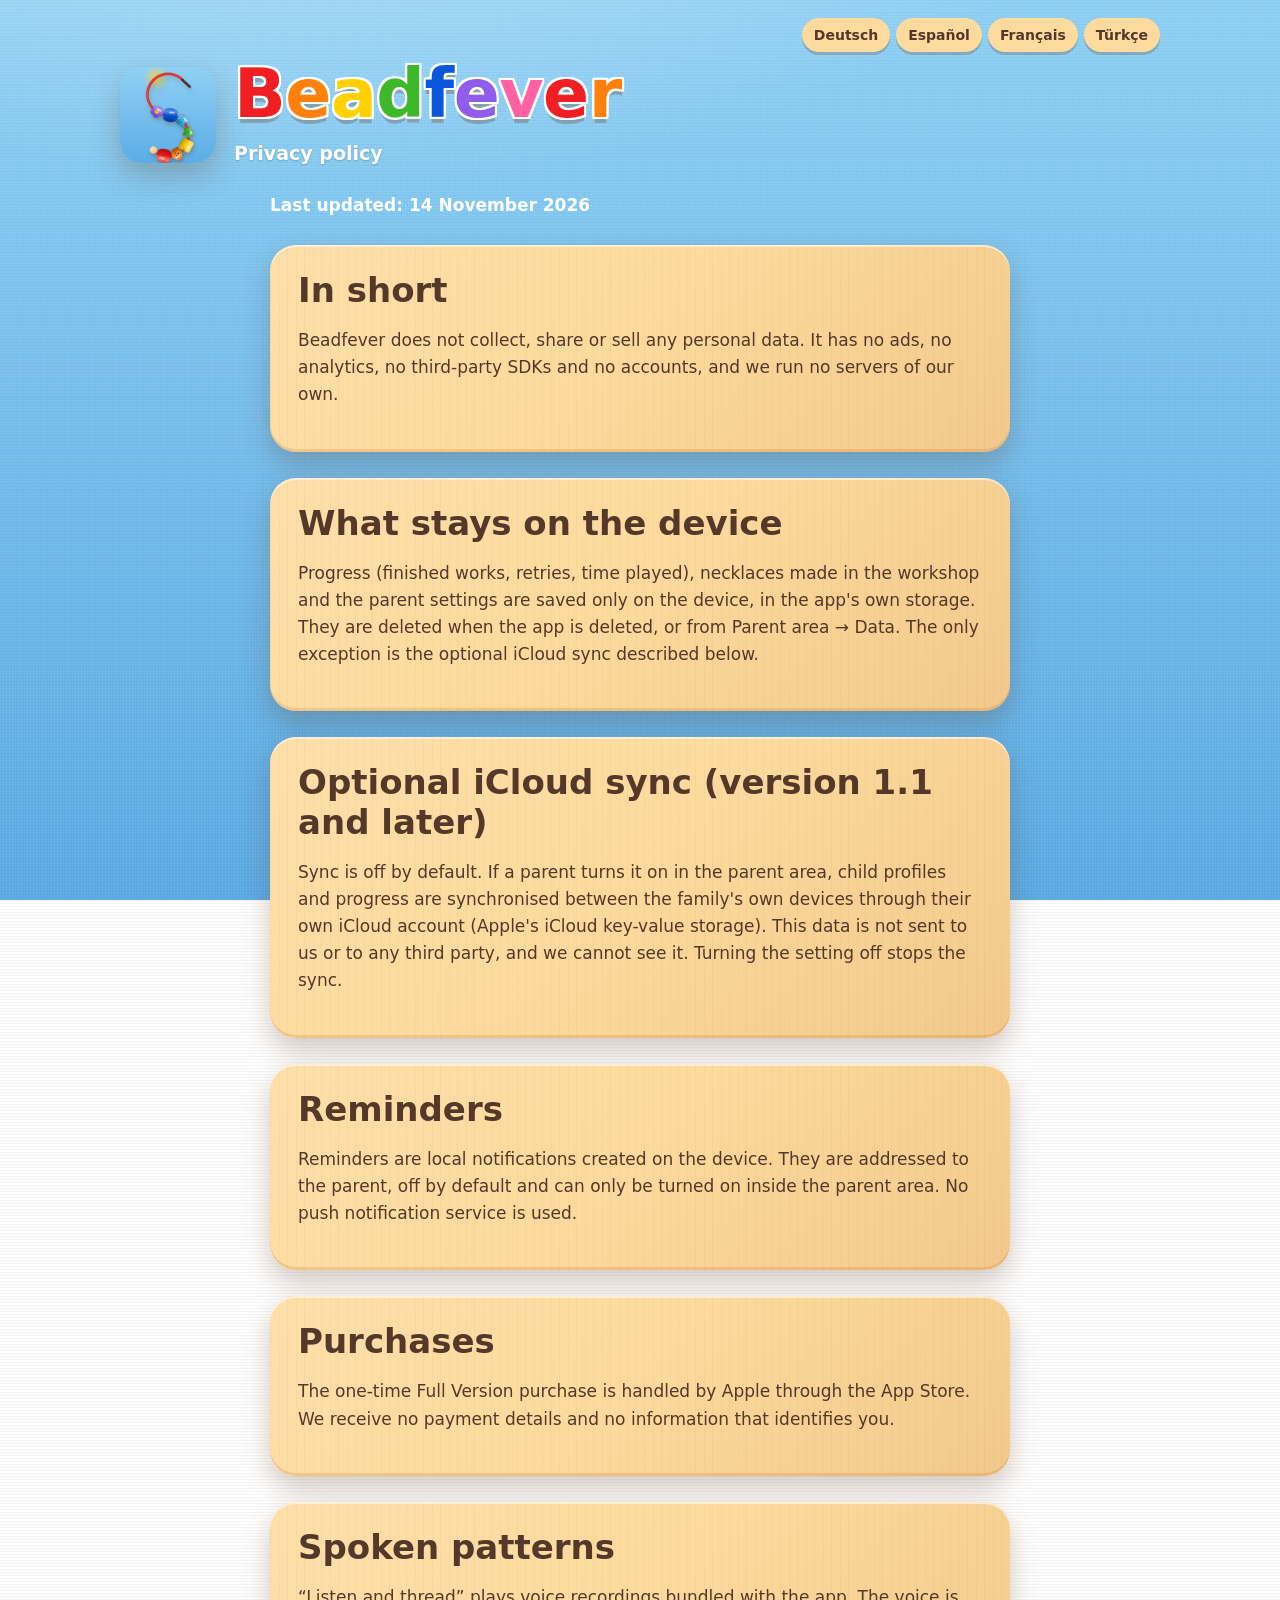
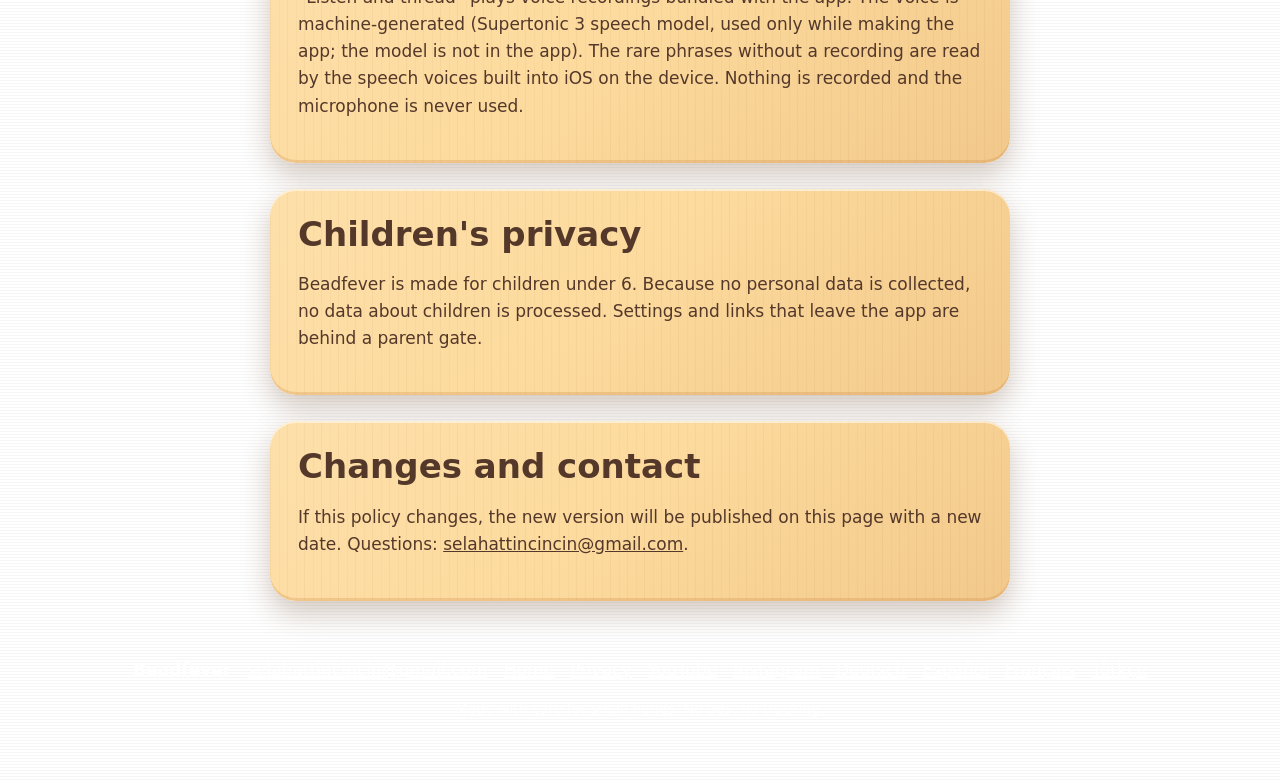
<file: privacy.html>
<!doctype html>
<!-- scripts/build_site.py ile üretilir: yapı site/templates, metinler site/locales. Elle düzenleme. -->
<html lang="en">
<head>
<meta charset="utf-8">
<meta name="viewport" content="width=device-width, initial-scale=1">
<title>Beadfever – Privacy policy</title>
<meta name="description" content="Beadfever collects no data. No ads, no tracking, no accounts.">
<meta name="theme-color" content="#5cabe5">
<meta name="color-scheme" content="light dark">
<meta property="og:title" content="Beadfever – Privacy policy">
<meta property="og:description" content="Beadfever collects no data. No ads, no tracking, no accounts.">
<meta property="og:image" content="https://selahattincincin.github.io/beadfever/img/icon.png">
<link rel="icon" href="img/icon.png">
<link rel="apple-touch-icon" href="img/icon.png">
<link rel="stylesheet" href="style.css">
<link rel="alternate" hreflang="en" href="https://selahattincincin.github.io/beadfever/privacy.html">
<link rel="alternate" hreflang="de" href="https://selahattincincin.github.io/beadfever/de/privacy.html">
<link rel="alternate" hreflang="es" href="https://selahattincincin.github.io/beadfever/es/privacy.html">
<link rel="alternate" hreflang="fr" href="https://selahattincincin.github.io/beadfever/fr/privacy.html">
<link rel="alternate" hreflang="tr" href="https://selahattincincin.github.io/beadfever/tr/privacy.html">
<link rel="alternate" hreflang="x-default" href="https://selahattincincin.github.io/beadfever/privacy.html">
</head>
<body>
<a class="skip" href="#main">Skip to content</a>

<header class="hero small">
  <div class="wrap">
    <nav class="topbar" aria-label="Languages"><a class="lang" href="de/privacy.html" hreflang="de">Deutsch</a><a class="lang" href="es/privacy.html" hreflang="es">Español</a><a class="lang" href="fr/privacy.html" hreflang="fr">Français</a><a class="lang" href="tr/privacy.html" hreflang="tr">Türkçe</a></nav>
  </div>
  <div class="wrap">
    <div class="brand">
      <img src="img/icon.png" alt="Beadfever app icon: beads on a red lace" width="96" height="96">
      <div>
        <h1 class="logo" aria-label="Beadfever"><span class="letters" aria-hidden="true"><span class="red">B</span><span class="orange">e</span><span class="yellow">a</span><span class="green">d</span><span class="blue">f</span><span class="purple">e</span><span class="pink">v</span><span class="red">e</span><span class="orange">r</span></span></h1>
        <p class="tagline">Privacy policy</p>
      </div>
    </div>
  </div>
</header>

<main id="main" class="wrap narrow">
  <p class="updated">Last updated: 14 November 2026</p>
  <section class="tray">
    <h2>In short</h2>
    <p>Beadfever does not collect, share or sell any personal data. It has no ads, no analytics, no third-party SDKs and no accounts, and we run no servers of our own.</p>
  </section>
  <section class="tray">
    <h2>What stays on the device</h2>
    <p>Progress (finished works, retries, time played), necklaces made in the workshop and the parent settings are saved only on the device, in the app's own storage. They are deleted when the app is deleted, or from Parent area → Data. The only exception is the optional iCloud sync described below.</p>
  </section>
  <section class="tray">
    <h2>Optional iCloud sync (version 1.1 and later)</h2>
    <p>Sync is off by default. If a parent turns it on in the parent area, child profiles and progress are synchronised between the family's own devices through their own iCloud account (Apple's iCloud key-value storage). This data is not sent to us or to any third party, and we cannot see it. Turning the setting off stops the sync.</p>
  </section>
  <section class="tray">
    <h2>Reminders</h2>
    <p>Reminders are local notifications created on the device. They are addressed to the parent, off by default and can only be turned on inside the parent area. No push notification service is used.</p>
  </section>
  <section class="tray">
    <h2>Purchases</h2>
    <p>The one-time Full Version purchase is handled by Apple through the App Store. We receive no payment details and no information that identifies you.</p>
  </section>
  <section class="tray">
    <h2>Spoken patterns</h2>
    <p>“Listen and thread” plays voice recordings bundled with the app. The voice is machine-generated (Supertonic 3 speech model, used only while making the app; the model is not in the app). The rare phrases without a recording are read by the speech voices built into iOS on the device. Nothing is recorded and the microphone is never used.</p>
  </section>
  <section class="tray">
    <h2>Children's privacy</h2>
    <p>Beadfever is made for children under 6. Because no personal data is collected, no data about children is processed. Settings and links that leave the app are behind a parent gate.</p>
  </section>
  <section class="tray">
    <h2>Changes and contact</h2>
    <p>If this policy changes, the new version will be published on this page with a new date. Questions: <a href="mailto:selahattincincin@gmail.com">selahattincincin@gmail.com</a>.</p>
  </section>
</main>

<footer>
  <div class="wrap">
    <span class="logo-sm">Beadfever</span> ·
    <a href="mailto:selahattincincin@gmail.com">selahattincincin@gmail.com</a> ·
    <a href="./">Home</a> ·
    <a href="privacy.html">Privacy</a> ·
    <a href="https://www.youtube.com/@beadfever">YouTube</a> ·
    <a href="https://www.instagram.com/beadfeverapp/">Instagram</a> ·
    <a href="de/privacy.html" hreflang="de">Deutsch</a> ·
    <a href="es/privacy.html" hreflang="es">Español</a> ·
    <a href="fr/privacy.html" hreflang="fr">Français</a> ·
    <a href="tr/privacy.html" hreflang="tr">Türkçe</a>
    <p class="fine">Made with care for small hands. No ads, no tracking.</p>
  </div>
</footer>
</body>
</html>
</file>
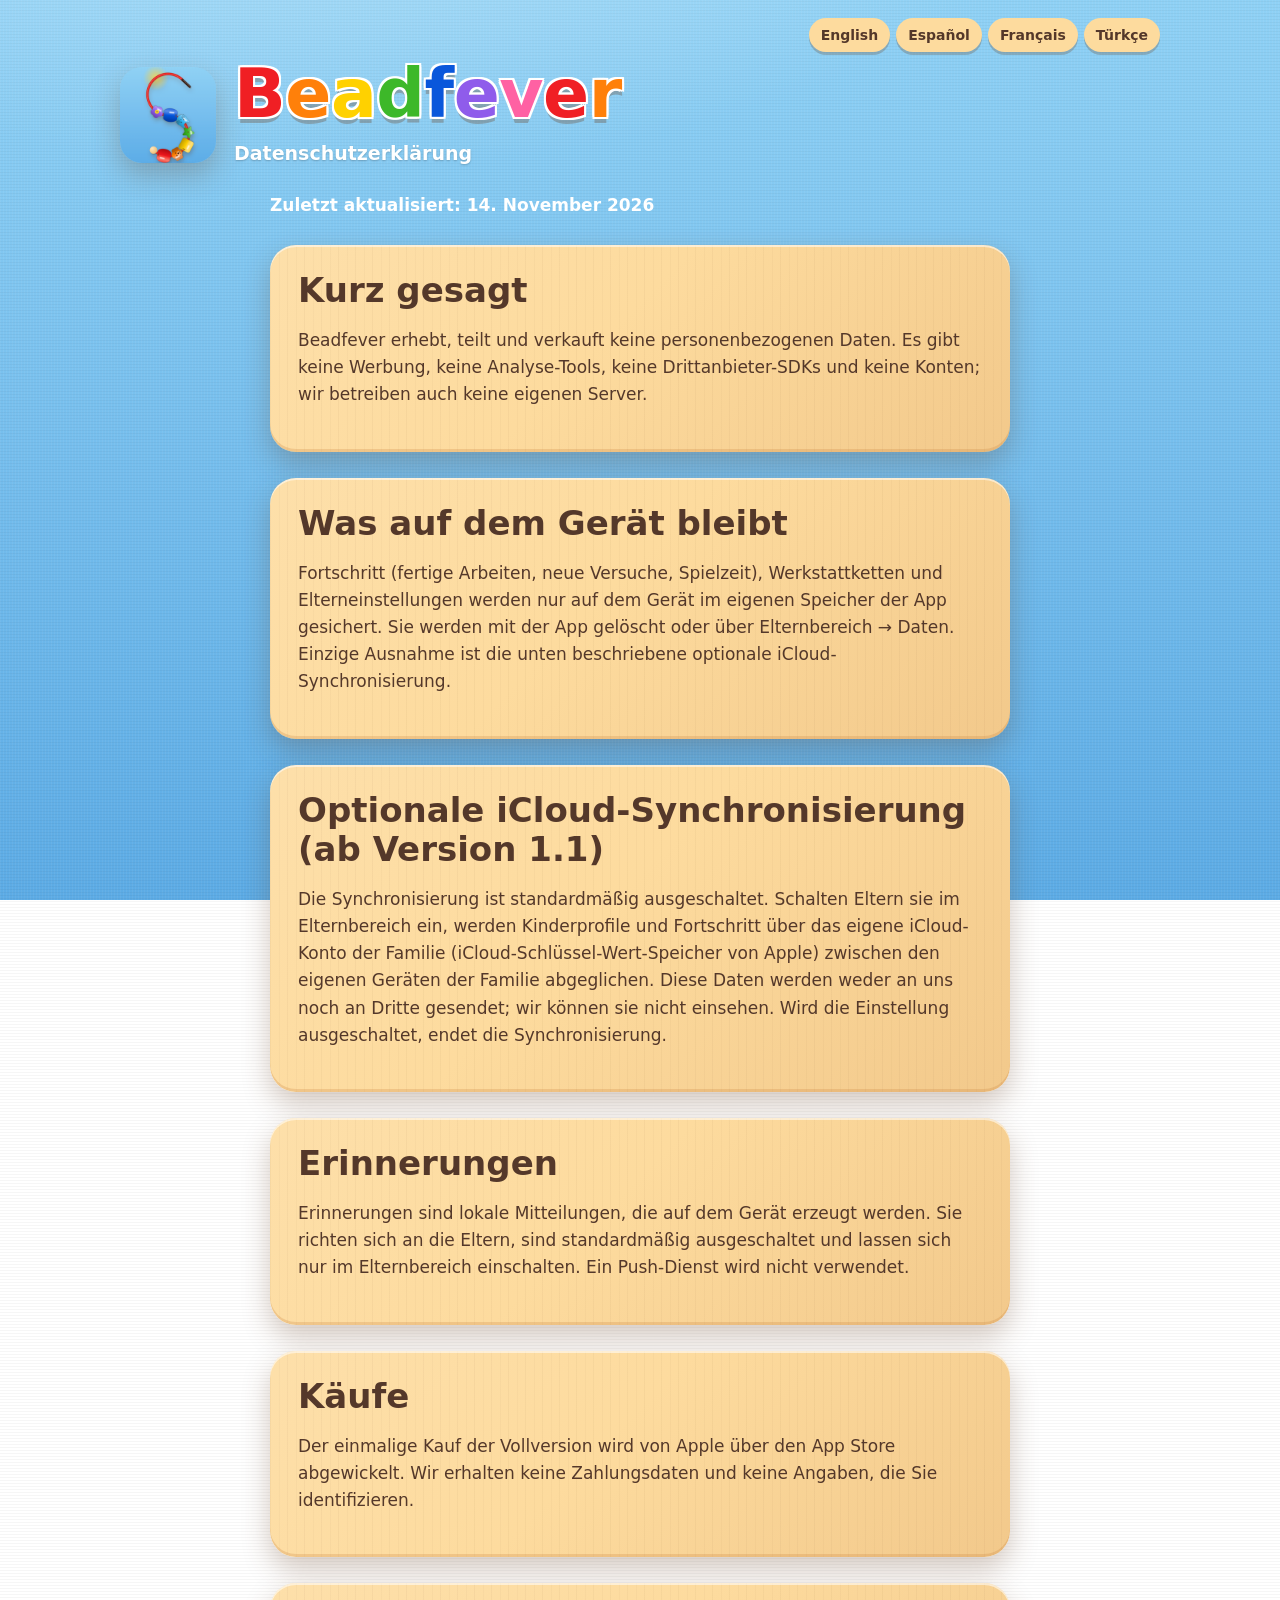
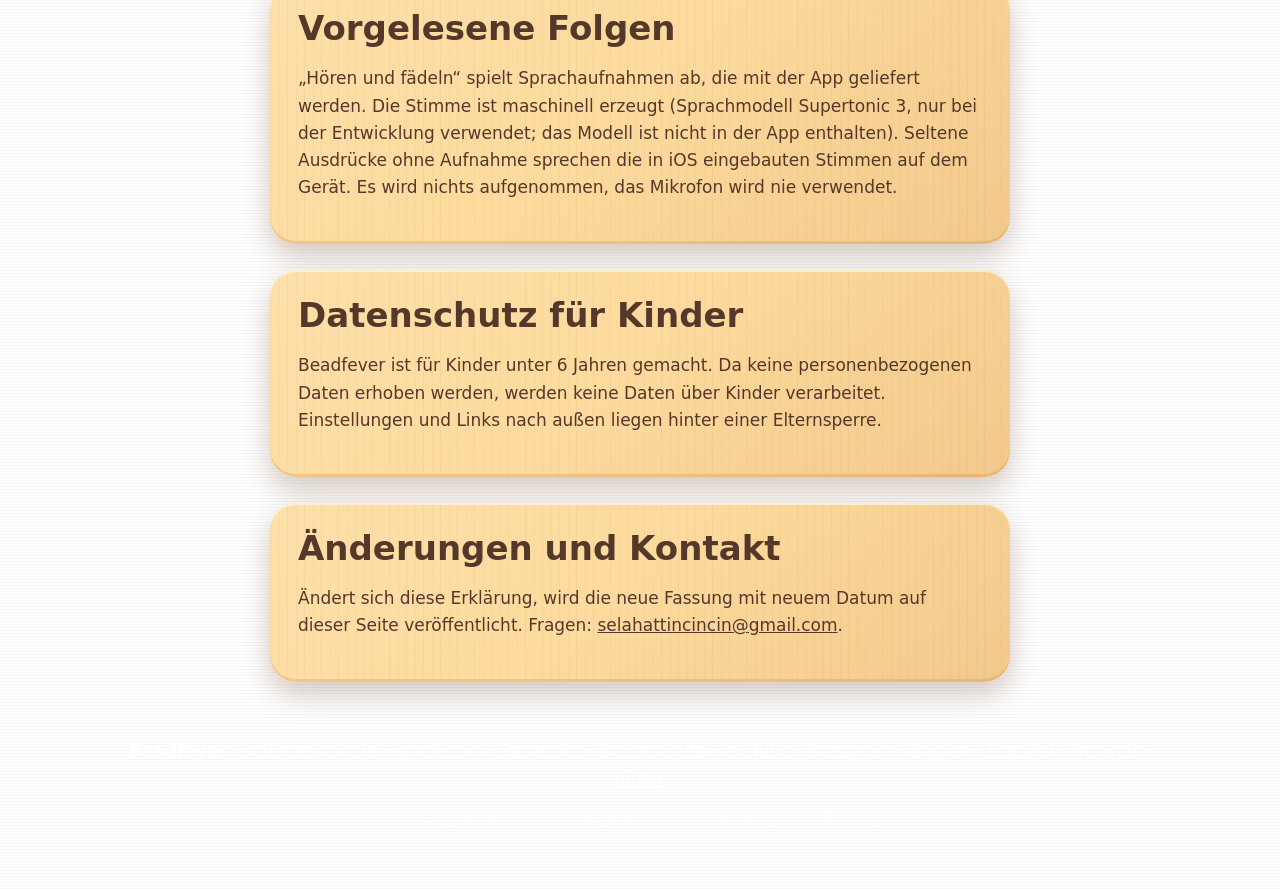
<file: de/privacy.html>
<!doctype html>
<!-- scripts/build_site.py ile üretilir: yapı site/templates, metinler site/locales. Elle düzenleme. -->
<html lang="de">
<head>
<meta charset="utf-8">
<meta name="viewport" content="width=device-width, initial-scale=1">
<title>Beadfever – Datenschutzerklärung</title>
<meta name="description" content="Beadfever erhebt keine Daten. Keine Werbung, kein Tracking, keine Konten.">
<meta name="theme-color" content="#5cabe5">
<meta name="color-scheme" content="light dark">
<meta property="og:title" content="Beadfever – Datenschutzerklärung">
<meta property="og:description" content="Beadfever erhebt keine Daten. Keine Werbung, kein Tracking, keine Konten.">
<meta property="og:image" content="https://selahattincincin.github.io/beadfever/img/icon.png">
<link rel="icon" href="../img/icon.png">
<link rel="apple-touch-icon" href="../img/icon.png">
<link rel="stylesheet" href="../style.css">
<link rel="alternate" hreflang="en" href="https://selahattincincin.github.io/beadfever/privacy.html">
<link rel="alternate" hreflang="de" href="https://selahattincincin.github.io/beadfever/de/privacy.html">
<link rel="alternate" hreflang="es" href="https://selahattincincin.github.io/beadfever/es/privacy.html">
<link rel="alternate" hreflang="fr" href="https://selahattincincin.github.io/beadfever/fr/privacy.html">
<link rel="alternate" hreflang="tr" href="https://selahattincincin.github.io/beadfever/tr/privacy.html">
<link rel="alternate" hreflang="x-default" href="https://selahattincincin.github.io/beadfever/privacy.html">
</head>
<body>
<a class="skip" href="#main">Zum Inhalt</a>

<header class="hero small">
  <div class="wrap">
    <nav class="topbar" aria-label="Sprachen"><a class="lang" href="../privacy.html" hreflang="en">English</a><a class="lang" href="../es/privacy.html" hreflang="es">Español</a><a class="lang" href="../fr/privacy.html" hreflang="fr">Français</a><a class="lang" href="../tr/privacy.html" hreflang="tr">Türkçe</a></nav>
  </div>
  <div class="wrap">
    <div class="brand">
      <img src="../img/icon.png" alt="Beadfever-App-Symbol: Perlen an einer roten Schnur" width="96" height="96">
      <div>
        <h1 class="logo" aria-label="Beadfever"><span class="letters" aria-hidden="true"><span class="red">B</span><span class="orange">e</span><span class="yellow">a</span><span class="green">d</span><span class="blue">f</span><span class="purple">e</span><span class="pink">v</span><span class="red">e</span><span class="orange">r</span></span></h1>
        <p class="tagline">Datenschutzerklärung</p>
      </div>
    </div>
  </div>
</header>

<main id="main" class="wrap narrow">
  <p class="updated">Zuletzt aktualisiert: 14. November 2026</p>
  <section class="tray">
    <h2>Kurz gesagt</h2>
    <p>Beadfever erhebt, teilt und verkauft keine personenbezogenen Daten. Es gibt keine Werbung, keine Analyse-Tools, keine Drittanbieter-SDKs und keine Konten; wir betreiben auch keine eigenen Server.</p>
  </section>
  <section class="tray">
    <h2>Was auf dem Gerät bleibt</h2>
    <p>Fortschritt (fertige Arbeiten, neue Versuche, Spielzeit), Werkstattketten und Elterneinstellungen werden nur auf dem Gerät im eigenen Speicher der App gesichert. Sie werden mit der App gelöscht oder über Elternbereich → Daten. Einzige Ausnahme ist die unten beschriebene optionale iCloud-Synchronisierung.</p>
  </section>
  <section class="tray">
    <h2>Optionale iCloud-Synchronisierung (ab Version 1.1)</h2>
    <p>Die Synchronisierung ist standardmäßig ausgeschaltet. Schalten Eltern sie im Elternbereich ein, werden Kinderprofile und Fortschritt über das eigene iCloud-Konto der Familie (iCloud-Schlüssel-Wert-Speicher von Apple) zwischen den eigenen Geräten der Familie abgeglichen. Diese Daten werden weder an uns noch an Dritte gesendet; wir können sie nicht einsehen. Wird die Einstellung ausgeschaltet, endet die Synchronisierung.</p>
  </section>
  <section class="tray">
    <h2>Erinnerungen</h2>
    <p>Erinnerungen sind lokale Mitteilungen, die auf dem Gerät erzeugt werden. Sie richten sich an die Eltern, sind standardmäßig ausgeschaltet und lassen sich nur im Elternbereich einschalten. Ein Push-Dienst wird nicht verwendet.</p>
  </section>
  <section class="tray">
    <h2>Käufe</h2>
    <p>Der einmalige Kauf der Vollversion wird von Apple über den App Store abgewickelt. Wir erhalten keine Zahlungsdaten und keine Angaben, die Sie identifizieren.</p>
  </section>
  <section class="tray">
    <h2>Vorgelesene Folgen</h2>
    <p>„Hören und fädeln“ spielt Sprachaufnahmen ab, die mit der App geliefert werden. Die Stimme ist maschinell erzeugt (Sprachmodell Supertonic 3, nur bei der Entwicklung verwendet; das Modell ist nicht in der App enthalten). Seltene Ausdrücke ohne Aufnahme sprechen die in iOS eingebauten Stimmen auf dem Gerät. Es wird nichts aufgenommen, das Mikrofon wird nie verwendet.</p>
  </section>
  <section class="tray">
    <h2>Datenschutz für Kinder</h2>
    <p>Beadfever ist für Kinder unter 6 Jahren gemacht. Da keine personenbezogenen Daten erhoben werden, werden keine Daten über Kinder verarbeitet. Einstellungen und Links nach außen liegen hinter einer Elternsperre.</p>
  </section>
  <section class="tray">
    <h2>Änderungen und Kontakt</h2>
    <p>Ändert sich diese Erklärung, wird die neue Fassung mit neuem Datum auf dieser Seite veröffentlicht. Fragen: <a href="mailto:selahattincincin@gmail.com">selahattincincin@gmail.com</a>.</p>
  </section>
</main>

<footer>
  <div class="wrap">
    <span class="logo-sm">Beadfever</span> ·
    <a href="mailto:selahattincincin@gmail.com">selahattincincin@gmail.com</a> ·
    <a href="./">Startseite</a> ·
    <a href="privacy.html">Datenschutz</a> ·
    <a href="https://www.youtube.com/@beadfever">YouTube</a> ·
    <a href="https://www.instagram.com/beadfeverapp/">Instagram</a> ·
    <a href="../privacy.html" hreflang="en">English</a> ·
    <a href="../es/privacy.html" hreflang="es">Español</a> ·
    <a href="../fr/privacy.html" hreflang="fr">Français</a> ·
    <a href="../tr/privacy.html" hreflang="tr">Türkçe</a>
    <p class="fine">Mit Sorgfalt für kleine Hände gemacht. Keine Werbung, kein Tracking.</p>
  </div>
</footer>
</body>
</html>
</file>
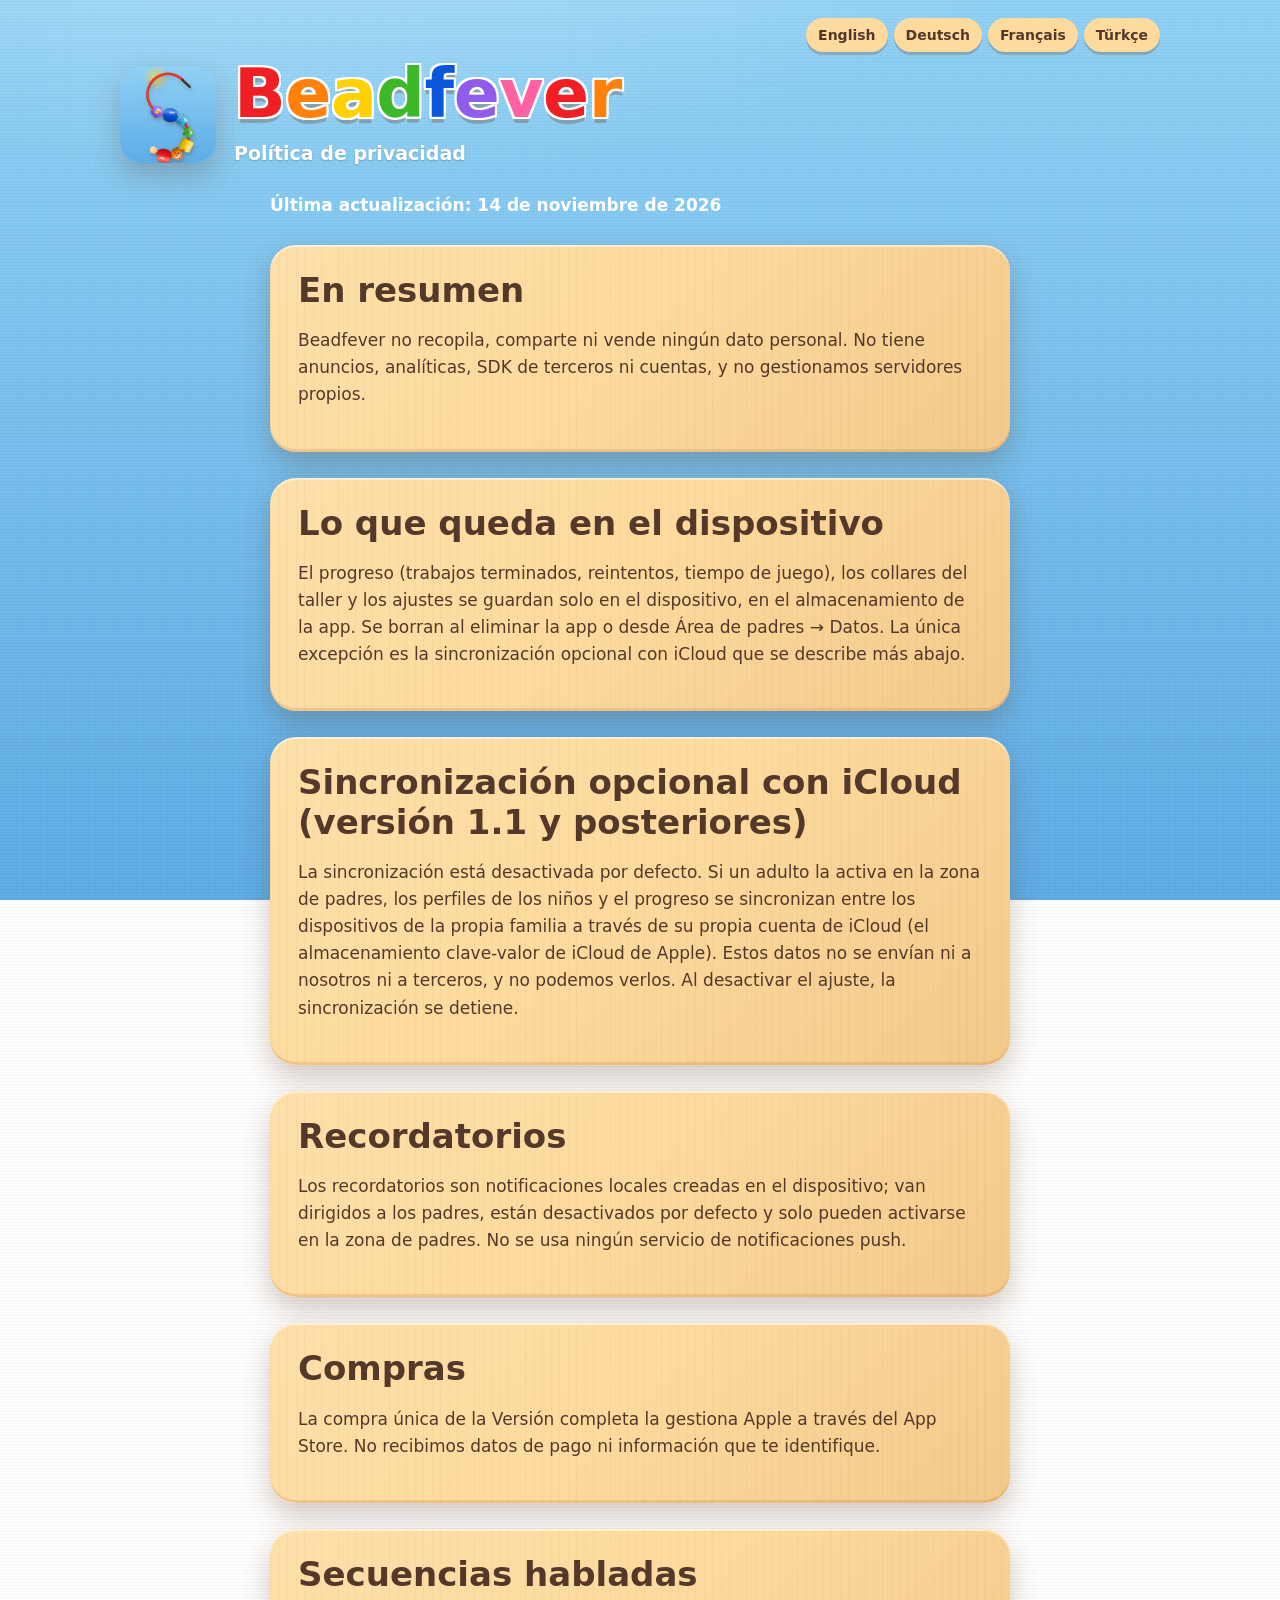
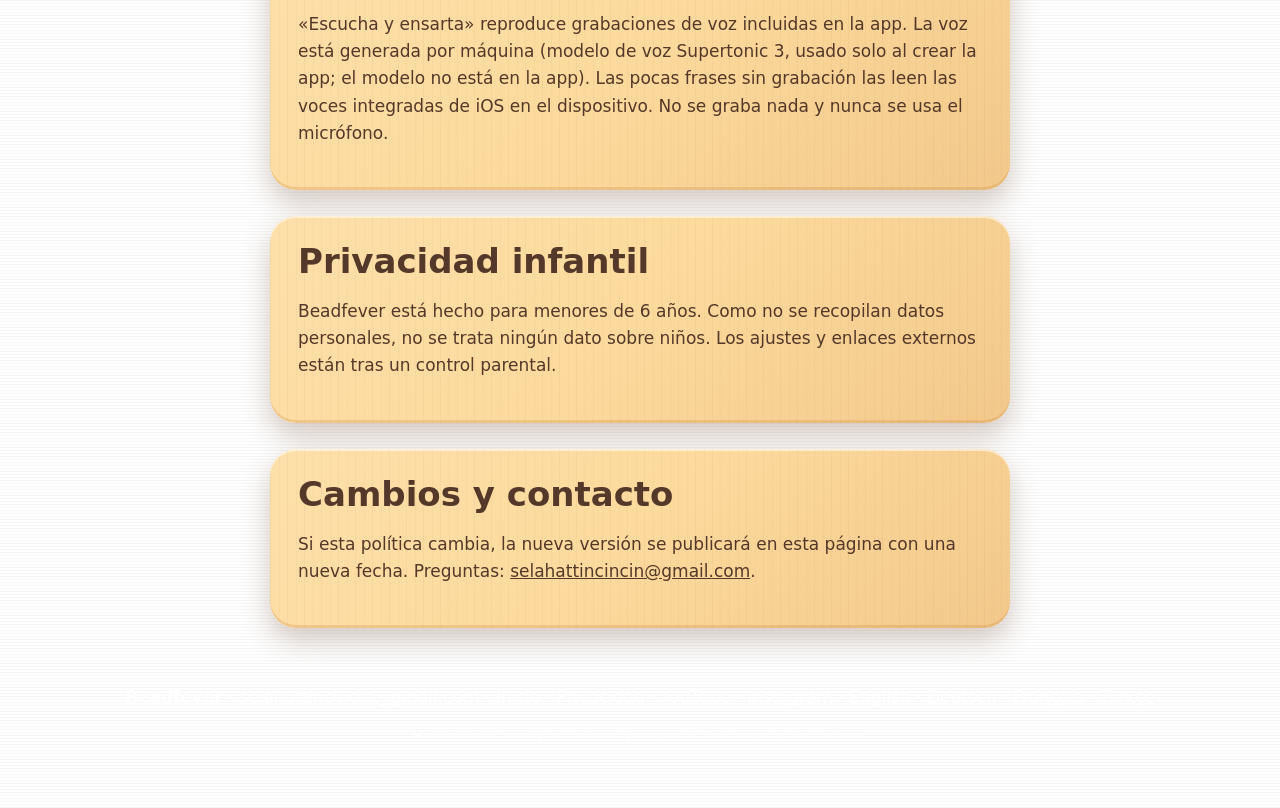
<file: es/privacy.html>
<!doctype html>
<!-- scripts/build_site.py ile üretilir: yapı site/templates, metinler site/locales. Elle düzenleme. -->
<html lang="es">
<head>
<meta charset="utf-8">
<meta name="viewport" content="width=device-width, initial-scale=1">
<title>Beadfever – Política de privacidad</title>
<meta name="description" content="Beadfever no recopila datos. Sin anuncios, sin rastreo, sin cuentas.">
<meta name="theme-color" content="#5cabe5">
<meta name="color-scheme" content="light dark">
<meta property="og:title" content="Beadfever – Política de privacidad">
<meta property="og:description" content="Beadfever no recopila datos. Sin anuncios, sin rastreo, sin cuentas.">
<meta property="og:image" content="https://selahattincincin.github.io/beadfever/img/icon.png">
<link rel="icon" href="../img/icon.png">
<link rel="apple-touch-icon" href="../img/icon.png">
<link rel="stylesheet" href="../style.css">
<link rel="alternate" hreflang="en" href="https://selahattincincin.github.io/beadfever/privacy.html">
<link rel="alternate" hreflang="de" href="https://selahattincincin.github.io/beadfever/de/privacy.html">
<link rel="alternate" hreflang="es" href="https://selahattincincin.github.io/beadfever/es/privacy.html">
<link rel="alternate" hreflang="fr" href="https://selahattincincin.github.io/beadfever/fr/privacy.html">
<link rel="alternate" hreflang="tr" href="https://selahattincincin.github.io/beadfever/tr/privacy.html">
<link rel="alternate" hreflang="x-default" href="https://selahattincincin.github.io/beadfever/privacy.html">
</head>
<body>
<a class="skip" href="#main">Ir al contenido</a>

<header class="hero small">
  <div class="wrap">
    <nav class="topbar" aria-label="Idiomas"><a class="lang" href="../privacy.html" hreflang="en">English</a><a class="lang" href="../de/privacy.html" hreflang="de">Deutsch</a><a class="lang" href="../fr/privacy.html" hreflang="fr">Français</a><a class="lang" href="../tr/privacy.html" hreflang="tr">Türkçe</a></nav>
  </div>
  <div class="wrap">
    <div class="brand">
      <img src="../img/icon.png" alt="Icono de Beadfever: cuentas en un cordón rojo" width="96" height="96">
      <div>
        <h1 class="logo" aria-label="Beadfever"><span class="letters" aria-hidden="true"><span class="red">B</span><span class="orange">e</span><span class="yellow">a</span><span class="green">d</span><span class="blue">f</span><span class="purple">e</span><span class="pink">v</span><span class="red">e</span><span class="orange">r</span></span></h1>
        <p class="tagline">Política de privacidad</p>
      </div>
    </div>
  </div>
</header>

<main id="main" class="wrap narrow">
  <p class="updated">Última actualización: 14 de noviembre de 2026</p>
  <section class="tray">
    <h2>En resumen</h2>
    <p>Beadfever no recopila, comparte ni vende ningún dato personal. No tiene anuncios, analíticas, SDK de terceros ni cuentas, y no gestionamos servidores propios.</p>
  </section>
  <section class="tray">
    <h2>Lo que queda en el dispositivo</h2>
    <p>El progreso (trabajos terminados, reintentos, tiempo de juego), los collares del taller y los ajustes se guardan solo en el dispositivo, en el almacenamiento de la app. Se borran al eliminar la app o desde Área de padres → Datos. La única excepción es la sincronización opcional con iCloud que se describe más abajo.</p>
  </section>
  <section class="tray">
    <h2>Sincronización opcional con iCloud (versión 1.1 y posteriores)</h2>
    <p>La sincronización está desactivada por defecto. Si un adulto la activa en la zona de padres, los perfiles de los niños y el progreso se sincronizan entre los dispositivos de la propia familia a través de su propia cuenta de iCloud (el almacenamiento clave-valor de iCloud de Apple). Estos datos no se envían ni a nosotros ni a terceros, y no podemos verlos. Al desactivar el ajuste, la sincronización se detiene.</p>
  </section>
  <section class="tray">
    <h2>Recordatorios</h2>
    <p>Los recordatorios son notificaciones locales creadas en el dispositivo; van dirigidos a los padres, están desactivados por defecto y solo pueden activarse en la zona de padres. No se usa ningún servicio de notificaciones push.</p>
  </section>
  <section class="tray">
    <h2>Compras</h2>
    <p>La compra única de la Versión completa la gestiona Apple a través del App Store. No recibimos datos de pago ni información que te identifique.</p>
  </section>
  <section class="tray">
    <h2>Secuencias habladas</h2>
    <p>«Escucha y ensarta» reproduce grabaciones de voz incluidas en la app. La voz está generada por máquina (modelo de voz Supertonic 3, usado solo al crear la app; el modelo no está en la app). Las pocas frases sin grabación las leen las voces integradas de iOS en el dispositivo. No se graba nada y nunca se usa el micrófono.</p>
  </section>
  <section class="tray">
    <h2>Privacidad infantil</h2>
    <p>Beadfever está hecho para menores de 6 años. Como no se recopilan datos personales, no se trata ningún dato sobre niños. Los ajustes y enlaces externos están tras un control parental.</p>
  </section>
  <section class="tray">
    <h2>Cambios y contacto</h2>
    <p>Si esta política cambia, la nueva versión se publicará en esta página con una nueva fecha. Preguntas: <a href="mailto:selahattincincin@gmail.com">selahattincincin@gmail.com</a>.</p>
  </section>
</main>

<footer>
  <div class="wrap">
    <span class="logo-sm">Beadfever</span> ·
    <a href="mailto:selahattincincin@gmail.com">selahattincincin@gmail.com</a> ·
    <a href="./">Inicio</a> ·
    <a href="privacy.html">Privacidad</a> ·
    <a href="https://www.youtube.com/@beadfever">YouTube</a> ·
    <a href="https://www.instagram.com/beadfeverapp/">Instagram</a> ·
    <a href="../privacy.html" hreflang="en">English</a> ·
    <a href="../de/privacy.html" hreflang="de">Deutsch</a> ·
    <a href="../fr/privacy.html" hreflang="fr">Français</a> ·
    <a href="../tr/privacy.html" hreflang="tr">Türkçe</a>
    <p class="fine">Hecho con cariño para manos pequeñas. Sin anuncios ni rastreo.</p>
  </div>
</footer>
</body>
</html>
</file>
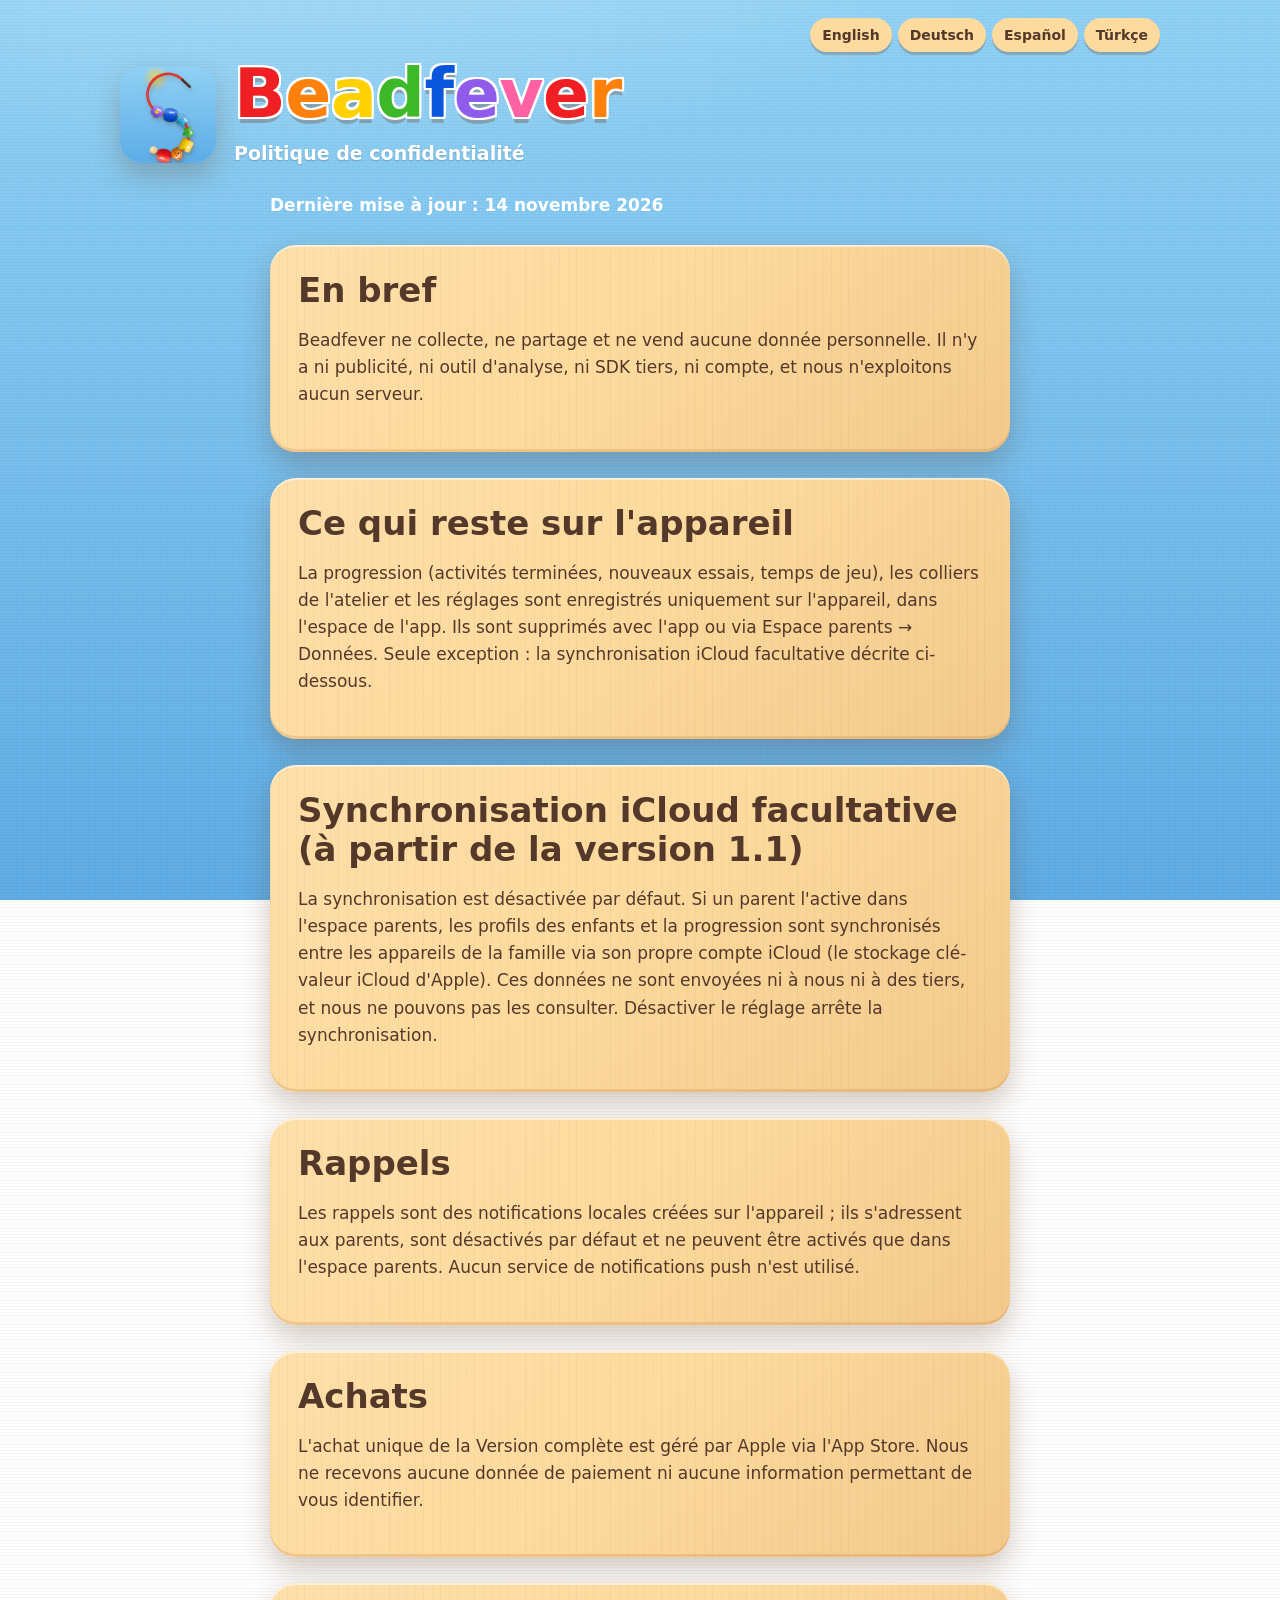
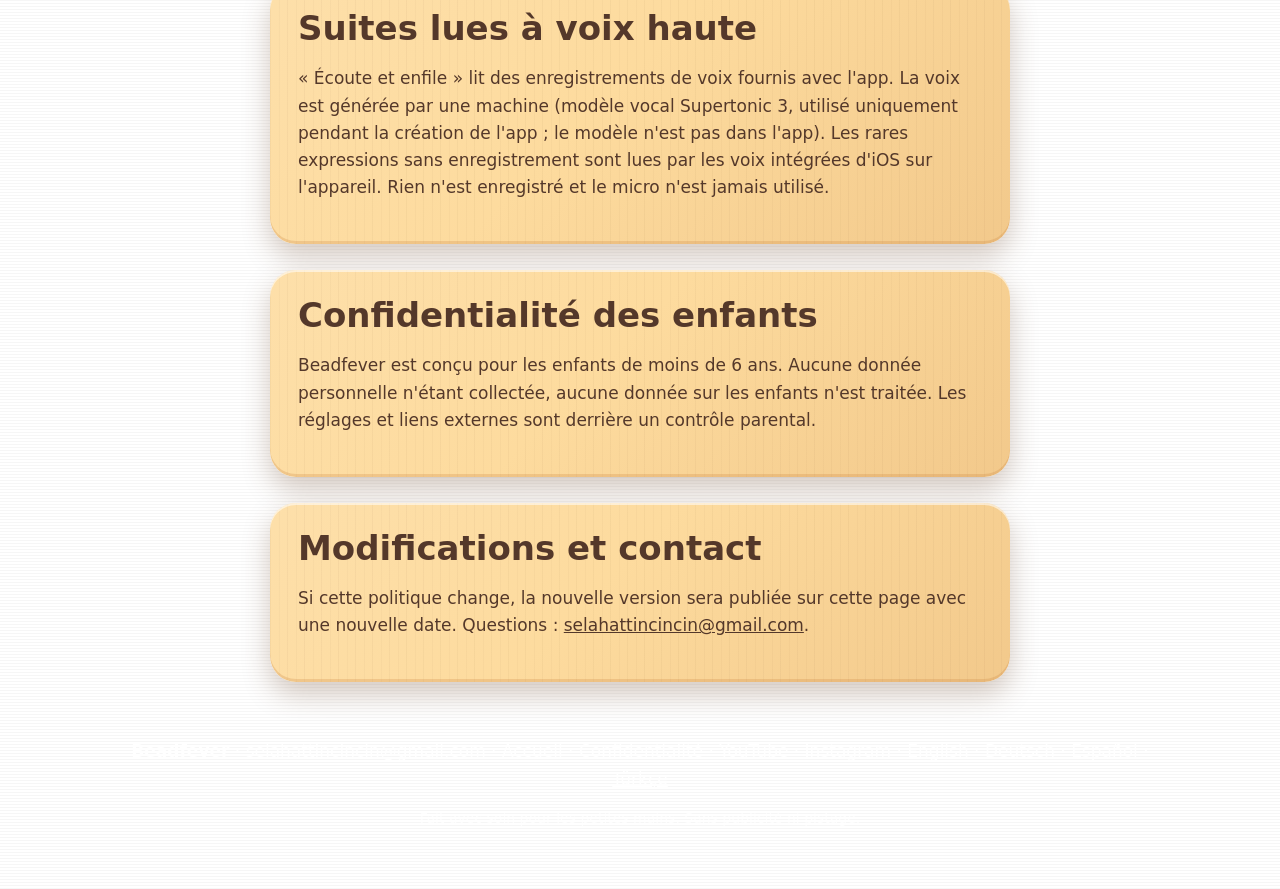
<file: fr/privacy.html>
<!doctype html>
<!-- scripts/build_site.py ile üretilir: yapı site/templates, metinler site/locales. Elle düzenleme. -->
<html lang="fr">
<head>
<meta charset="utf-8">
<meta name="viewport" content="width=device-width, initial-scale=1">
<title>Beadfever – Politique de confidentialité</title>
<meta name="description" content="Beadfever ne collecte aucune donnée. Pas de publicité, pas de pistage, pas de compte.">
<meta name="theme-color" content="#5cabe5">
<meta name="color-scheme" content="light dark">
<meta property="og:title" content="Beadfever – Politique de confidentialité">
<meta property="og:description" content="Beadfever ne collecte aucune donnée. Pas de publicité, pas de pistage, pas de compte.">
<meta property="og:image" content="https://selahattincincin.github.io/beadfever/img/icon.png">
<link rel="icon" href="../img/icon.png">
<link rel="apple-touch-icon" href="../img/icon.png">
<link rel="stylesheet" href="../style.css">
<link rel="alternate" hreflang="en" href="https://selahattincincin.github.io/beadfever/privacy.html">
<link rel="alternate" hreflang="de" href="https://selahattincincin.github.io/beadfever/de/privacy.html">
<link rel="alternate" hreflang="es" href="https://selahattincincin.github.io/beadfever/es/privacy.html">
<link rel="alternate" hreflang="fr" href="https://selahattincincin.github.io/beadfever/fr/privacy.html">
<link rel="alternate" hreflang="tr" href="https://selahattincincin.github.io/beadfever/tr/privacy.html">
<link rel="alternate" hreflang="x-default" href="https://selahattincincin.github.io/beadfever/privacy.html">
</head>
<body>
<a class="skip" href="#main">Aller au contenu</a>

<header class="hero small">
  <div class="wrap">
    <nav class="topbar" aria-label="Langues"><a class="lang" href="../privacy.html" hreflang="en">English</a><a class="lang" href="../de/privacy.html" hreflang="de">Deutsch</a><a class="lang" href="../es/privacy.html" hreflang="es">Español</a><a class="lang" href="../tr/privacy.html" hreflang="tr">Türkçe</a></nav>
  </div>
  <div class="wrap">
    <div class="brand">
      <img src="../img/icon.png" alt="Icône de Beadfever : des perles sur un lacet rouge" width="96" height="96">
      <div>
        <h1 class="logo" aria-label="Beadfever"><span class="letters" aria-hidden="true"><span class="red">B</span><span class="orange">e</span><span class="yellow">a</span><span class="green">d</span><span class="blue">f</span><span class="purple">e</span><span class="pink">v</span><span class="red">e</span><span class="orange">r</span></span></h1>
        <p class="tagline">Politique de confidentialité</p>
      </div>
    </div>
  </div>
</header>

<main id="main" class="wrap narrow">
  <p class="updated">Dernière mise à jour : 14 novembre 2026</p>
  <section class="tray">
    <h2>En bref</h2>
    <p>Beadfever ne collecte, ne partage et ne vend aucune donnée personnelle. Il n'y a ni publicité, ni outil d'analyse, ni SDK tiers, ni compte, et nous n'exploitons aucun serveur.</p>
  </section>
  <section class="tray">
    <h2>Ce qui reste sur l'appareil</h2>
    <p>La progression (activités terminées, nouveaux essais, temps de jeu), les colliers de l'atelier et les réglages sont enregistrés uniquement sur l'appareil, dans l'espace de l'app. Ils sont supprimés avec l'app ou via Espace parents → Données. Seule exception : la synchronisation iCloud facultative décrite ci-dessous.</p>
  </section>
  <section class="tray">
    <h2>Synchronisation iCloud facultative (à partir de la version 1.1)</h2>
    <p>La synchronisation est désactivée par défaut. Si un parent l'active dans l'espace parents, les profils des enfants et la progression sont synchronisés entre les appareils de la famille via son propre compte iCloud (le stockage clé-valeur iCloud d'Apple). Ces données ne sont envoyées ni à nous ni à des tiers, et nous ne pouvons pas les consulter. Désactiver le réglage arrête la synchronisation.</p>
  </section>
  <section class="tray">
    <h2>Rappels</h2>
    <p>Les rappels sont des notifications locales créées sur l'appareil ; ils s'adressent aux parents, sont désactivés par défaut et ne peuvent être activés que dans l'espace parents. Aucun service de notifications push n'est utilisé.</p>
  </section>
  <section class="tray">
    <h2>Achats</h2>
    <p>L'achat unique de la Version complète est géré par Apple via l'App Store. Nous ne recevons aucune donnée de paiement ni aucune information permettant de vous identifier.</p>
  </section>
  <section class="tray">
    <h2>Suites lues à voix haute</h2>
    <p>« Écoute et enfile » lit des enregistrements de voix fournis avec l'app. La voix est générée par une machine (modèle vocal Supertonic 3, utilisé uniquement pendant la création de l'app ; le modèle n'est pas dans l'app). Les rares expressions sans enregistrement sont lues par les voix intégrées d'iOS sur l'appareil. Rien n'est enregistré et le micro n'est jamais utilisé.</p>
  </section>
  <section class="tray">
    <h2>Confidentialité des enfants</h2>
    <p>Beadfever est conçu pour les enfants de moins de 6 ans. Aucune donnée personnelle n'étant collectée, aucune donnée sur les enfants n'est traitée. Les réglages et liens externes sont derrière un contrôle parental.</p>
  </section>
  <section class="tray">
    <h2>Modifications et contact</h2>
    <p>Si cette politique change, la nouvelle version sera publiée sur cette page avec une nouvelle date. Questions : <a href="mailto:selahattincincin@gmail.com">selahattincincin@gmail.com</a>.</p>
  </section>
</main>

<footer>
  <div class="wrap">
    <span class="logo-sm">Beadfever</span> ·
    <a href="mailto:selahattincincin@gmail.com">selahattincincin@gmail.com</a> ·
    <a href="./">Accueil</a> ·
    <a href="privacy.html">Confidentialité</a> ·
    <a href="https://www.youtube.com/@beadfever">YouTube</a> ·
    <a href="https://www.instagram.com/beadfeverapp/">Instagram</a> ·
    <a href="../privacy.html" hreflang="en">English</a> ·
    <a href="../de/privacy.html" hreflang="de">Deutsch</a> ·
    <a href="../es/privacy.html" hreflang="es">Español</a> ·
    <a href="../tr/privacy.html" hreflang="tr">Türkçe</a>
    <p class="fine">Fait avec soin pour les petites mains. Sans publicité ni pistage.</p>
  </div>
</footer>
</body>
</html>
</file>
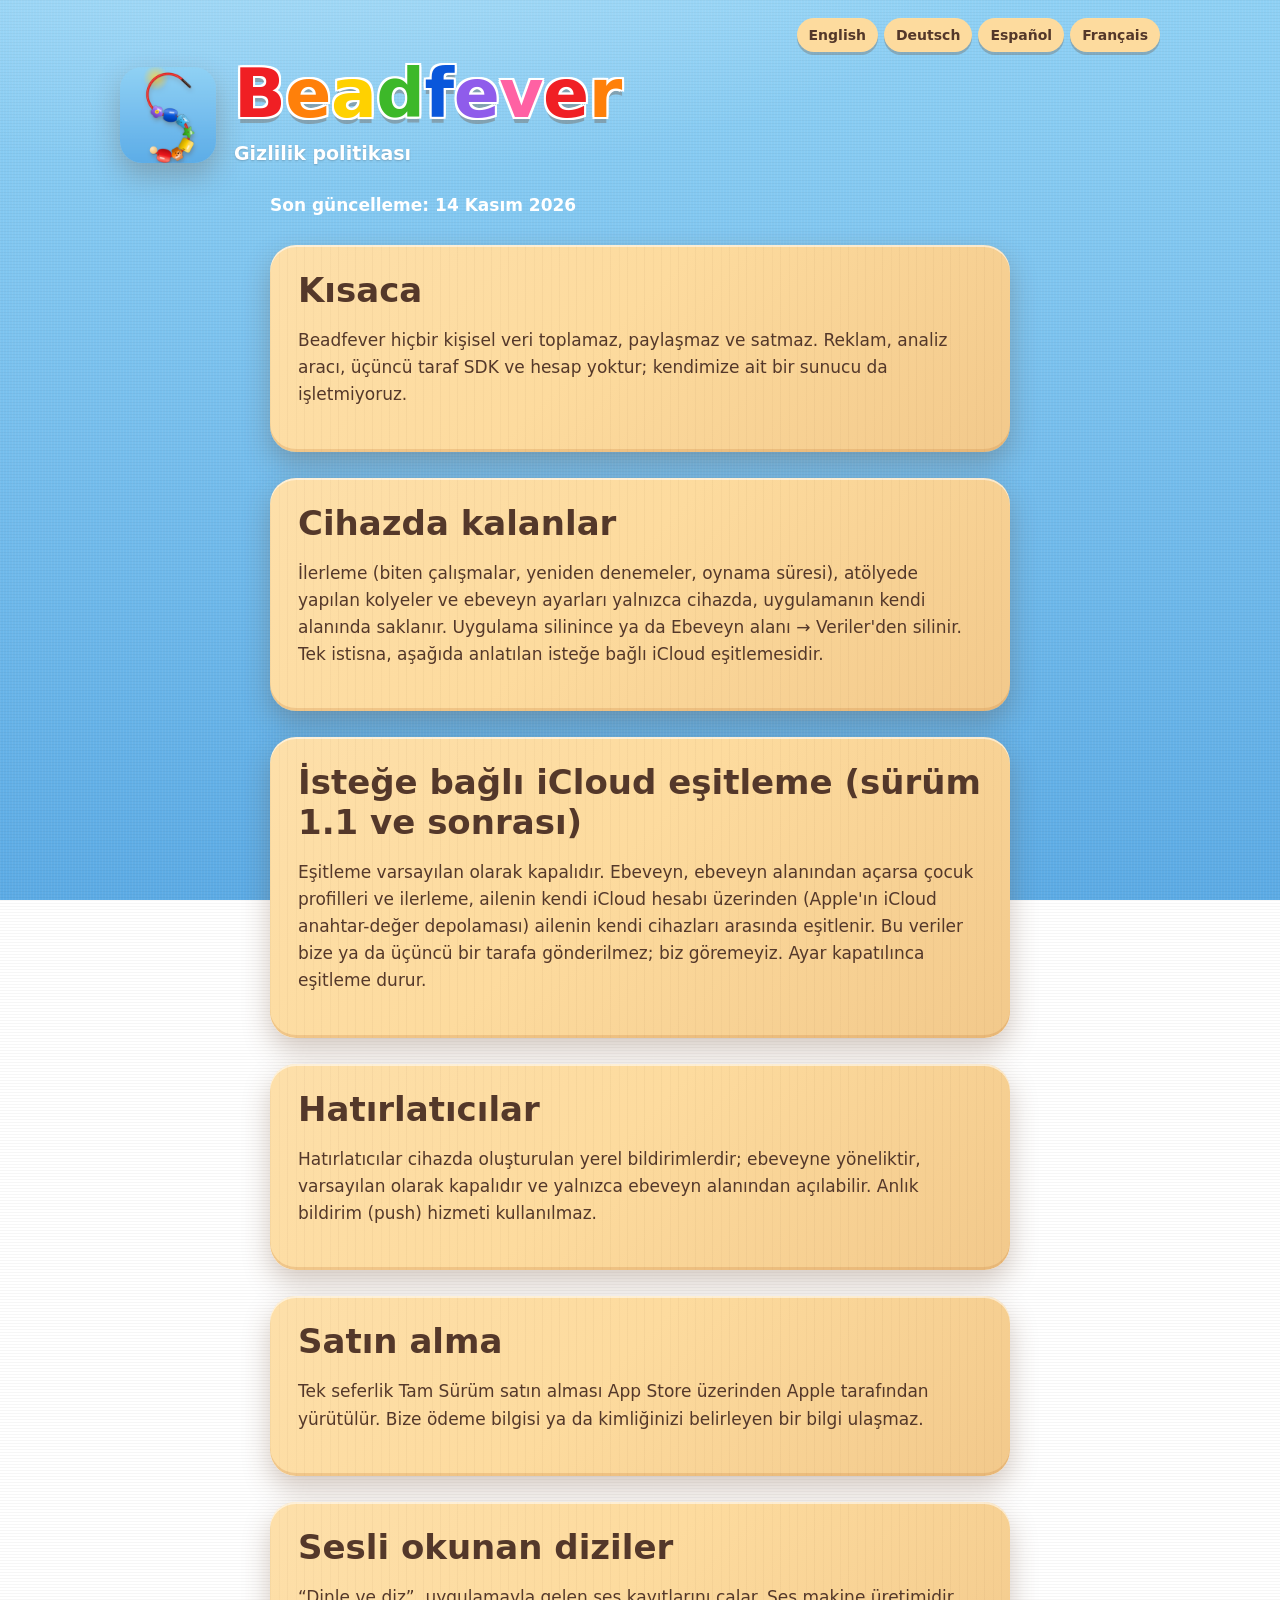
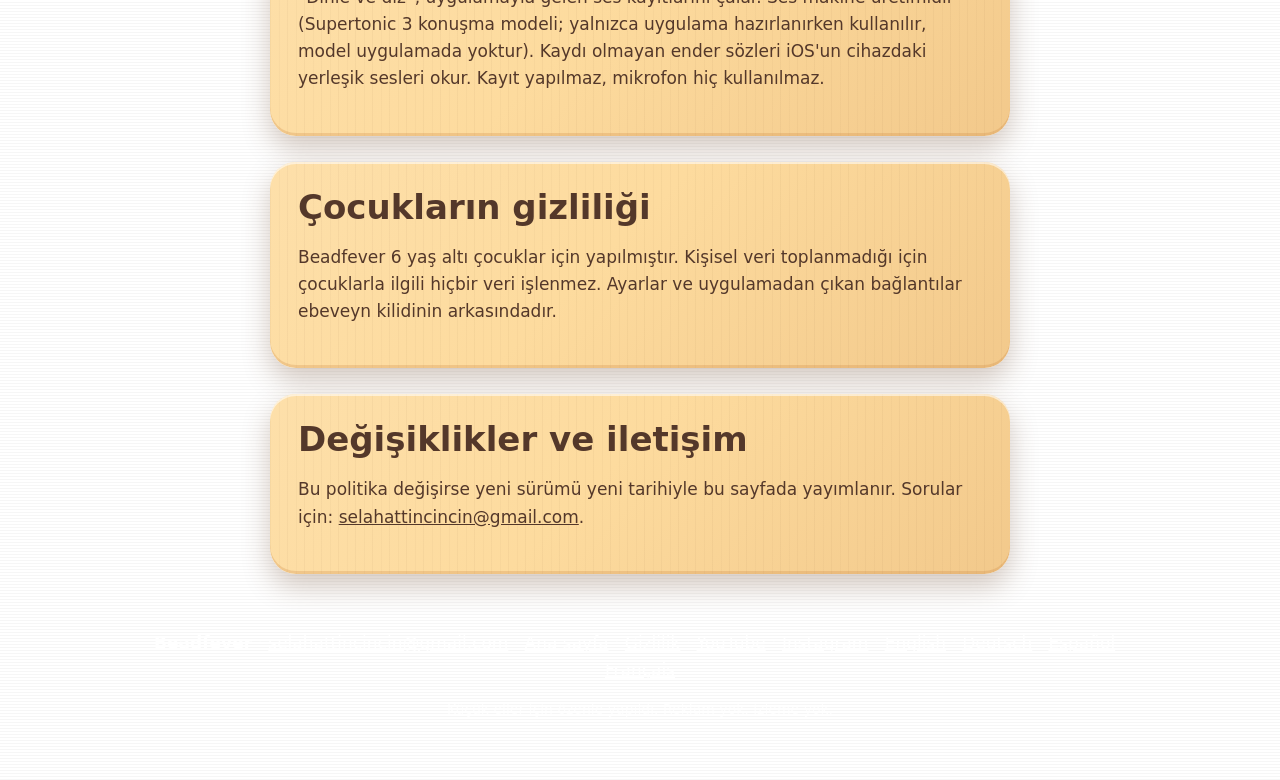
<file: tr/privacy.html>
<!doctype html>
<!-- scripts/build_site.py ile üretilir: yapı site/templates, metinler site/locales. Elle düzenleme. -->
<html lang="tr">
<head>
<meta charset="utf-8">
<meta name="viewport" content="width=device-width, initial-scale=1">
<title>Beadfever – Gizlilik politikası</title>
<meta name="description" content="Beadfever hiçbir veri toplamaz. Reklam yok, izleme yok, hesap yok.">
<meta name="theme-color" content="#5cabe5">
<meta name="color-scheme" content="light dark">
<meta property="og:title" content="Beadfever – Gizlilik politikası">
<meta property="og:description" content="Beadfever hiçbir veri toplamaz. Reklam yok, izleme yok, hesap yok.">
<meta property="og:image" content="https://selahattincincin.github.io/beadfever/img/icon.png">
<link rel="icon" href="../img/icon.png">
<link rel="apple-touch-icon" href="../img/icon.png">
<link rel="stylesheet" href="../style.css">
<link rel="alternate" hreflang="en" href="https://selahattincincin.github.io/beadfever/privacy.html">
<link rel="alternate" hreflang="de" href="https://selahattincincin.github.io/beadfever/de/privacy.html">
<link rel="alternate" hreflang="es" href="https://selahattincincin.github.io/beadfever/es/privacy.html">
<link rel="alternate" hreflang="fr" href="https://selahattincincin.github.io/beadfever/fr/privacy.html">
<link rel="alternate" hreflang="tr" href="https://selahattincincin.github.io/beadfever/tr/privacy.html">
<link rel="alternate" hreflang="x-default" href="https://selahattincincin.github.io/beadfever/privacy.html">
</head>
<body>
<a class="skip" href="#main">İçeriğe geç</a>

<header class="hero small">
  <div class="wrap">
    <nav class="topbar" aria-label="Diller"><a class="lang" href="../privacy.html" hreflang="en">English</a><a class="lang" href="../de/privacy.html" hreflang="de">Deutsch</a><a class="lang" href="../es/privacy.html" hreflang="es">Español</a><a class="lang" href="../fr/privacy.html" hreflang="fr">Français</a></nav>
  </div>
  <div class="wrap">
    <div class="brand">
      <img src="../img/icon.png" alt="Beadfever uygulama simgesi: kırmızı bağcıkta boncuklar" width="96" height="96">
      <div>
        <h1 class="logo" aria-label="Beadfever"><span class="letters" aria-hidden="true"><span class="red">B</span><span class="orange">e</span><span class="yellow">a</span><span class="green">d</span><span class="blue">f</span><span class="purple">e</span><span class="pink">v</span><span class="red">e</span><span class="orange">r</span></span></h1>
        <p class="tagline">Gizlilik politikası</p>
      </div>
    </div>
  </div>
</header>

<main id="main" class="wrap narrow">
  <p class="updated">Son güncelleme: 14 Kasım 2026</p>
  <section class="tray">
    <h2>Kısaca</h2>
    <p>Beadfever hiçbir kişisel veri toplamaz, paylaşmaz ve satmaz. Reklam, analiz aracı, üçüncü taraf SDK ve hesap yoktur; kendimize ait bir sunucu da işletmiyoruz.</p>
  </section>
  <section class="tray">
    <h2>Cihazda kalanlar</h2>
    <p>İlerleme (biten çalışmalar, yeniden denemeler, oynama süresi), atölyede yapılan kolyeler ve ebeveyn ayarları yalnızca cihazda, uygulamanın kendi alanında saklanır. Uygulama silinince ya da Ebeveyn alanı → Veriler'den silinir. Tek istisna, aşağıda anlatılan isteğe bağlı iCloud eşitlemesidir.</p>
  </section>
  <section class="tray">
    <h2>İsteğe bağlı iCloud eşitleme (sürüm 1.1 ve sonrası)</h2>
    <p>Eşitleme varsayılan olarak kapalıdır. Ebeveyn, ebeveyn alanından açarsa çocuk profilleri ve ilerleme, ailenin kendi iCloud hesabı üzerinden (Apple'ın iCloud anahtar-değer depolaması) ailenin kendi cihazları arasında eşitlenir. Bu veriler bize ya da üçüncü bir tarafa gönderilmez; biz göremeyiz. Ayar kapatılınca eşitleme durur.</p>
  </section>
  <section class="tray">
    <h2>Hatırlatıcılar</h2>
    <p>Hatırlatıcılar cihazda oluşturulan yerel bildirimlerdir; ebeveyne yöneliktir, varsayılan olarak kapalıdır ve yalnızca ebeveyn alanından açılabilir. Anlık bildirim (push) hizmeti kullanılmaz.</p>
  </section>
  <section class="tray">
    <h2>Satın alma</h2>
    <p>Tek seferlik Tam Sürüm satın alması App Store üzerinden Apple tarafından yürütülür. Bize ödeme bilgisi ya da kimliğinizi belirleyen bir bilgi ulaşmaz.</p>
  </section>
  <section class="tray">
    <h2>Sesli okunan diziler</h2>
    <p>“Dinle ve diz”, uygulamayla gelen ses kayıtlarını çalar. Ses makine üretimidir (Supertonic 3 konuşma modeli; yalnızca uygulama hazırlanırken kullanılır, model uygulamada yoktur). Kaydı olmayan ender sözleri iOS'un cihazdaki yerleşik sesleri okur. Kayıt yapılmaz, mikrofon hiç kullanılmaz.</p>
  </section>
  <section class="tray">
    <h2>Çocukların gizliliği</h2>
    <p>Beadfever 6 yaş altı çocuklar için yapılmıştır. Kişisel veri toplanmadığı için çocuklarla ilgili hiçbir veri işlenmez. Ayarlar ve uygulamadan çıkan bağlantılar ebeveyn kilidinin arkasındadır.</p>
  </section>
  <section class="tray">
    <h2>Değişiklikler ve iletişim</h2>
    <p>Bu politika değişirse yeni sürümü yeni tarihiyle bu sayfada yayımlanır. Sorular için: <a href="mailto:selahattincincin@gmail.com">selahattincincin@gmail.com</a>.</p>
  </section>
</main>

<footer>
  <div class="wrap">
    <span class="logo-sm">Beadfever</span> ·
    <a href="mailto:selahattincincin@gmail.com">selahattincincin@gmail.com</a> ·
    <a href="./">Ana sayfa</a> ·
    <a href="privacy.html">Gizlilik</a> ·
    <a href="https://www.youtube.com/@beadfever">YouTube</a> ·
    <a href="https://www.instagram.com/beadfeverapp/">Instagram</a> ·
    <a href="../privacy.html" hreflang="en">English</a> ·
    <a href="../de/privacy.html" hreflang="de">Deutsch</a> ·
    <a href="../es/privacy.html" hreflang="es">Español</a> ·
    <a href="../fr/privacy.html" hreflang="fr">Français</a>
    <p class="fine">Küçük eller için özenle yapıldı. Reklam yok, izleme yok.</p>
  </div>
</footer>
</body>
</html>
</file>
<file: style.css>
/* Beadfever sitesi: uygulamadaki gibi keçe halı, bal rengi ahşap ve parlak cilalı boncuklar.
   Renkler uygulamadaki Palette ile aynı; karanlık modda halı gece mavisine döner. */

:root {
  --mat-top: #8fd1f5;
  --mat-bottom: #5cabe5;
  --wood-light: #fddb9e;
  --wood: #f2b86b;
  --wood-dark: #c7803f;
  --wood-shadow: #663d1f;
  --ink: #54382a;
  --ink-soft: #7a5a45;
  --leaf: #4dbd4d;
  --lace: #eb2929;
  --glow: #ffdb4d;
  --on-mat: #ffffff;

  --red: #f01f24;
  --orange: #ff800a;
  --yellow: #ffd100;
  --green: #3db829;
  --light-blue: #33b8f5;
  --blue: #0a57db;
  --purple: #8f5ceb;
  --pink: #ff61a3;

  --radius: 26px;
  --shadow: 0 12px 28px rgba(102, 61, 31, 0.28);
  color-scheme: light dark;
}

@media (prefers-color-scheme: dark) {
  :root {
    --mat-top: #213861;
    --mat-bottom: #0f1c3d;
    --wood-light: #dbb885;
    --wood: #cc9457;
    --shadow: 0 14px 30px rgba(0, 0, 0, 0.45);
  }
}

* { box-sizing: border-box; }

html { scroll-behavior: smooth; }

body {
  margin: 0;
  font: 17px/1.6 ui-rounded, "SF Pro Rounded", system-ui, -apple-system, "Segoe UI", Roboto, sans-serif;
  color: var(--ink);
  /* Keçe: güneş ışığı + ince dokuma çizgileri + mavi gradyan */
  background:
    radial-gradient(1200px 600px at 25% -10%, rgba(255, 255, 255, 0.35), transparent 70%),
    repeating-linear-gradient(0deg, rgba(0, 0, 0, 0.035) 0 1px, transparent 1px 3px),
    repeating-linear-gradient(90deg, rgba(255, 255, 255, 0.05) 0 1px, transparent 1px 3px),
    linear-gradient(180deg, var(--mat-top), var(--mat-bottom)) fixed;
  min-height: 100vh;
}

a { color: inherit; }

.skip {
  position: absolute; left: -999px; top: 8px;
  background: var(--wood-light); padding: 8px 14px; border-radius: 12px; z-index: 10;
}
.skip:focus { left: 8px; }

.wrap { max-width: 1080px; margin: 0 auto; padding: 0 20px; }
.narrow { max-width: 780px; }

/* ---------- Ahşap yüzey ---------- */

.tray {
  position: relative;
  background:
    repeating-linear-gradient(90deg, rgba(102, 61, 31, 0.045) 0 1px, transparent 1px 9px, rgba(102, 61, 31, 0.03) 9px 10px, transparent 10px 17px),
    linear-gradient(135deg, color-mix(in srgb, var(--wood-light) 88%, white), var(--wood-light) 45%, color-mix(in srgb, var(--wood-light) 80%, var(--wood-dark)));
  border-radius: var(--radius);
  box-shadow: var(--shadow), inset 0 2px 0 rgba(255, 255, 255, 0.55), inset 0 -3px 0 rgba(199, 128, 63, 0.25);
  padding: 26px 28px;
  margin: 26px 0;
}

/* ---------- Başlık ---------- */

.hero { padding: 18px 0 30px; }
.hero.small { padding-bottom: 6px; }

.topbar { display: flex; justify-content: flex-end; gap: 6px; flex-wrap: wrap; margin-bottom: 8px; }
.topbar .lang {
  text-decoration: none; font-size: 14px; font-weight: 700; color: var(--ink);
  background: var(--wood-light); padding: 6px 12px; border-radius: 999px;
  box-shadow: 0 3px 0 rgba(102, 61, 31, 0.25);
}
.topbar .lang:hover { transform: translateY(-1px); }

.hero-grid { display: grid; grid-template-columns: 1.15fr 0.85fr; gap: 28px; align-items: center; }

.brand { display: flex; align-items: center; gap: 18px; }
.brand img { width: 96px; height: 96px; border-radius: 22px; box-shadow: var(--shadow); }

.logo { margin: 0; font-size: clamp(42px, 7vw, 68px); line-height: 1; font-weight: 900; letter-spacing: -0.5px; }
.letters span {
  /* Oyuncak kutusu harfleri: beyaz kontur + aşağı düşen gölge */
  text-shadow: 2px 0 #fff, -2px 0 #fff, 0 2px #fff, 0 -2px #fff, 2px 2px #fff, -2px -2px #fff, 2px -2px #fff, -2px 2px #fff,
               0 6px 0 rgba(102, 61, 31, 0.3);
}
.letters .red { color: var(--red); }
.letters .orange { color: var(--orange); }
.letters .yellow { color: var(--yellow); }
.letters .green { color: var(--green); }
.letters .blue { color: var(--blue); }
.letters .purple { color: var(--purple); }
.letters .pink { color: var(--pink); }

.tagline { margin: 10px 0 0; color: var(--on-mat); font-weight: 700; font-size: 19px; text-shadow: 0 1px 2px rgba(0, 0, 0, 0.2); }
.lead { color: var(--on-mat); font-size: 20px; max-width: 560px; text-shadow: 0 1px 2px rgba(0, 0, 0, 0.18); margin: 22px 0 16px; }

.chips { list-style: none; padding: 0; margin: 0 0 18px; display: flex; flex-wrap: wrap; gap: 8px; }
.chips li {
  background: rgba(255, 255, 255, 0.9); color: var(--ink); font-weight: 700; font-size: 14px;
  padding: 6px 12px; border-radius: 999px; box-shadow: 0 3px 0 rgba(0, 0, 0, 0.08);
}
@media (prefers-color-scheme: dark) { .chips li { background: rgba(255, 255, 255, 0.14); color: #fff; } }

.store { display: flex; align-items: center; gap: 14px; flex-wrap: wrap; }
.appstore { display: inline-block; line-height: 0; border-radius: 10px; }
.appstore img { height: 54px; width: auto; display: block; }
.store-note { color: var(--on-mat); font-weight: 700; font-size: 15px; text-shadow: 0 1px 2px rgba(0, 0, 0, 0.2); }

/* ---------- Bağcık sahnesi ---------- */

.scene { justify-self: center; width: min(320px, 80vw); filter: drop-shadow(0 18px 26px rgba(102, 61, 31, 0.32)); }
.scene svg { width: 100%; height: auto; display: block; }

.tip-glow { transform-origin: 129px 62px; animation: breathe 2.6s ease-in-out infinite; }
@keyframes breathe { 0%, 100% { opacity: 0.45; transform: scale(0.94); } 50% { opacity: 1; transform: scale(1.06); } }

/* Her boncuk sırayla uçtan girer, düğüme kayar, bekler; döngü sonunda hepsi birlikte solar. */
.drop { animation: 10s cubic-bezier(0.4, 0, 0.6, 1) infinite; opacity: 0; }
.d1 { animation-name: thread1; }
.d2 { animation-name: thread2; }
.d3 { animation-name: thread3; }
.d4 { animation-name: thread4; }
.d5 { animation-name: thread5; }
.d6 { animation-name: thread6; }
@keyframes thread1 { 0% { transform: translateY(var(--fall)); opacity: 0; } 2% { opacity: 1; } 8% { transform: translateY(0); } 88% { opacity: 1; transform: translateY(0); } 95%, 100% { opacity: 0; transform: translateY(0); } }
@keyframes thread2 { 0%, 11% { transform: translateY(var(--fall)); opacity: 0; } 13% { opacity: 1; } 19% { transform: translateY(0); } 88% { opacity: 1; transform: translateY(0); } 95%, 100% { opacity: 0; transform: translateY(0); } }
@keyframes thread3 { 0%, 22% { transform: translateY(var(--fall)); opacity: 0; } 24% { opacity: 1; } 30% { transform: translateY(0); } 88% { opacity: 1; transform: translateY(0); } 95%, 100% { opacity: 0; transform: translateY(0); } }
@keyframes thread4 { 0%, 33% { transform: translateY(var(--fall)); opacity: 0; } 35% { opacity: 1; } 40% { transform: translateY(0); } 88% { opacity: 1; transform: translateY(0); } 95%, 100% { opacity: 0; transform: translateY(0); } }
@keyframes thread5 { 0%, 44% { transform: translateY(var(--fall)); opacity: 0; } 46% { opacity: 1; } 50% { transform: translateY(0); } 88% { opacity: 1; transform: translateY(0); } 95%, 100% { opacity: 0; transform: translateY(0); } }
@keyframes thread6 { 0%, 55% { transform: translateY(var(--fall)); opacity: 0; } 57% { opacity: 1; } 60% { transform: translateY(0); } 88% { opacity: 1; transform: translateY(0); } 95%, 100% { opacity: 0; transform: translateY(0); } }

@media (prefers-reduced-motion: reduce) {
  html { scroll-behavior: auto; }
  .drop, .tip-glow { animation: none; opacity: 1; transform: none; }
}

/* ---------- Bölümler ---------- */

main h2 {
  font-size: clamp(26px, 3.6vw, 34px); line-height: 1.15; margin: 46px 0 14px; color: var(--on-mat);
  text-shadow: 0 2px 0 rgba(102, 61, 31, 0.25);
}
.tray h2 { color: var(--ink); text-shadow: none; margin-top: 0; }
.section-lead { color: var(--on-mat); font-size: 18px; max-width: 760px; text-shadow: 0 1px 2px rgba(0, 0, 0, 0.18); }
.intro p { font-size: 18px; }

.benefits { list-style: none; padding: 0; margin: 0; display: grid; grid-template-columns: repeat(auto-fit, minmax(230px, 1fr)); gap: 12px; }
.benefits li {
  display: flex; align-items: center; gap: 12px; font-weight: 700;
  background: rgba(255, 255, 255, 0.92); border-radius: 18px; padding: 14px 16px; box-shadow: 0 4px 0 rgba(0, 0, 0, 0.08);
}
@media (prefers-color-scheme: dark) { .benefits li { background: rgba(255, 255, 255, 0.12); color: #fff; } }

/* Parlak cilalı boncuk: sol üstten ışık, sağ altta rengin koyusu */
.bead, .b {
  flex: none; display: inline-block; width: 26px; height: 30px; border-radius: 9px;
  background:
    radial-gradient(60% 40% at 32% 25%, rgba(255, 255, 255, 0.75), transparent 60%),
    linear-gradient(90deg, color-mix(in srgb, var(--c) 75%, white), var(--c) 55%, color-mix(in srgb, var(--c) 78%, black));
  box-shadow: 0 3px 4px rgba(102, 61, 31, 0.3);
}
.red { --c: var(--red); } .orange { --c: var(--orange); } .yellow { --c: var(--yellow); } .green { --c: var(--green); }
.lightBlue { --c: var(--light-blue); } .blue { --c: var(--blue); } .purple { --c: var(--purple); } .pink { --c: var(--pink); }

/* Mağaza görselleri: paneller arada boşluk olmadan yan yana durur, bağcık panelden panele kesintisiz akar */
.flow {
  display: flex; overflow-x: auto; border-radius: 22px; box-shadow: var(--shadow); background: #fffaf0;
  scroll-snap-type: x proximity; -webkit-overflow-scrolling: touch;
}
.flow img { flex: 0 0 auto; height: 560px; width: auto; display: block; scroll-snap-align: start; }
@media (max-width: 640px) { .flow img { height: 460px; } }

.cards { display: grid; grid-template-columns: repeat(auto-fit, minmax(240px, 1fr)); gap: 18px; }
.card { margin: 0; }
.card-icon { font-size: 34px; display: block; margin-bottom: 6px; }
.card h3 { margin: 0 0 6px; font-size: 21px; }
.card p { margin: 0; color: var(--ink-soft); }

/* Raf: bölümler ahşap rafta dizili */
.shelf {
  list-style: none; padding: 22px 22px 34px; margin: 0; display: grid; grid-template-columns: repeat(auto-fit, minmax(220px, 1fr)); gap: 16px 18px;
  background:
    linear-gradient(180deg, transparent calc(100% - 22px), var(--wood) calc(100% - 22px), var(--wood-dark)),
    rgba(255, 255, 255, 0.14);
  border-radius: var(--radius);
}
.shelf li {
  background: linear-gradient(135deg, var(--wood-light), color-mix(in srgb, var(--wood-light) 82%, var(--wood-dark)));
  border-radius: 18px; padding: 14px 16px; box-shadow: 0 6px 12px rgba(102, 61, 31, 0.22);
  display: grid; gap: 4px;
}
.shelf b { font-size: 18px; }
.shelf span:last-child { color: var(--ink-soft); font-size: 15px; }
.strand { display: flex; align-items: center; gap: 3px; height: 30px; position: relative; padding-left: 4px; }
.strand::before { content: ""; position: absolute; left: 0; right: 30%; top: 50%; height: 3px; background: var(--lace); border-radius: 2px; }
.strand .b { width: 20px; height: 24px; border-radius: 7px; position: relative; }

.checks { list-style: none; padding: 0; margin: 0; display: grid; gap: 12px; }
.checks li { padding-left: 34px; position: relative; }
.checks li::before {
  content: "✓"; position: absolute; left: 0; top: 2px; width: 24px; height: 24px; border-radius: 50%;
  background: var(--leaf); color: #fff; font-weight: 900; font-size: 14px; display: grid; place-items: center;
}

details {
  background: rgba(255, 255, 255, 0.92); border-radius: 18px; padding: 14px 18px; margin: 10px 0;
  box-shadow: 0 4px 0 rgba(0, 0, 0, 0.08);
}
@media (prefers-color-scheme: dark) { details { background: rgba(255, 255, 255, 0.12); color: #fff; } }
summary { font-weight: 800; cursor: pointer; }
details p { margin: 10px 0 2px; }

.releases { list-style: none; padding: 0; margin: 0; }
.release-head { display: flex; align-items: center; gap: 12px; flex-wrap: wrap; margin-bottom: 8px; }
.release-head h3 { margin: 0; }
.ver { background: var(--ink); color: var(--wood-light); font-weight: 800; padding: 4px 10px; border-radius: 10px; }
.tag { background: var(--leaf); color: #fff; font-weight: 800; padding: 3px 10px; border-radius: 999px; font-size: 14px; }
.date { font-weight: 700; font-size: 14px; opacity: 0.75; }
.links { display: flex; gap: 10px 18px; flex-wrap: wrap; font-weight: 700; }
.changes { display: grid; grid-template-columns: repeat(auto-fit, minmax(220px, 1fr)); gap: 6px 20px; }
.changes h4 { margin: 8px 0 4px; }
.changes ul { margin: 0; padding-left: 20px; }

.updated { color: var(--on-mat); font-weight: 700; }

footer { padding: 30px 0 46px; color: var(--on-mat); text-align: center; }
footer a { color: var(--on-mat); }
.logo-sm { font-weight: 900; }
.fine { opacity: 0.85; font-size: 14px; }

a:focus-visible, summary:focus-visible { outline: 3px solid var(--glow); outline-offset: 3px; border-radius: 8px; }

@media (max-width: 820px) {
  .hero-grid { grid-template-columns: 1fr; }
  .scene { width: min(260px, 70vw); }
  .tray { padding: 22px 20px; }
  .brand img { width: 76px; height: 76px; }
}
</file>
